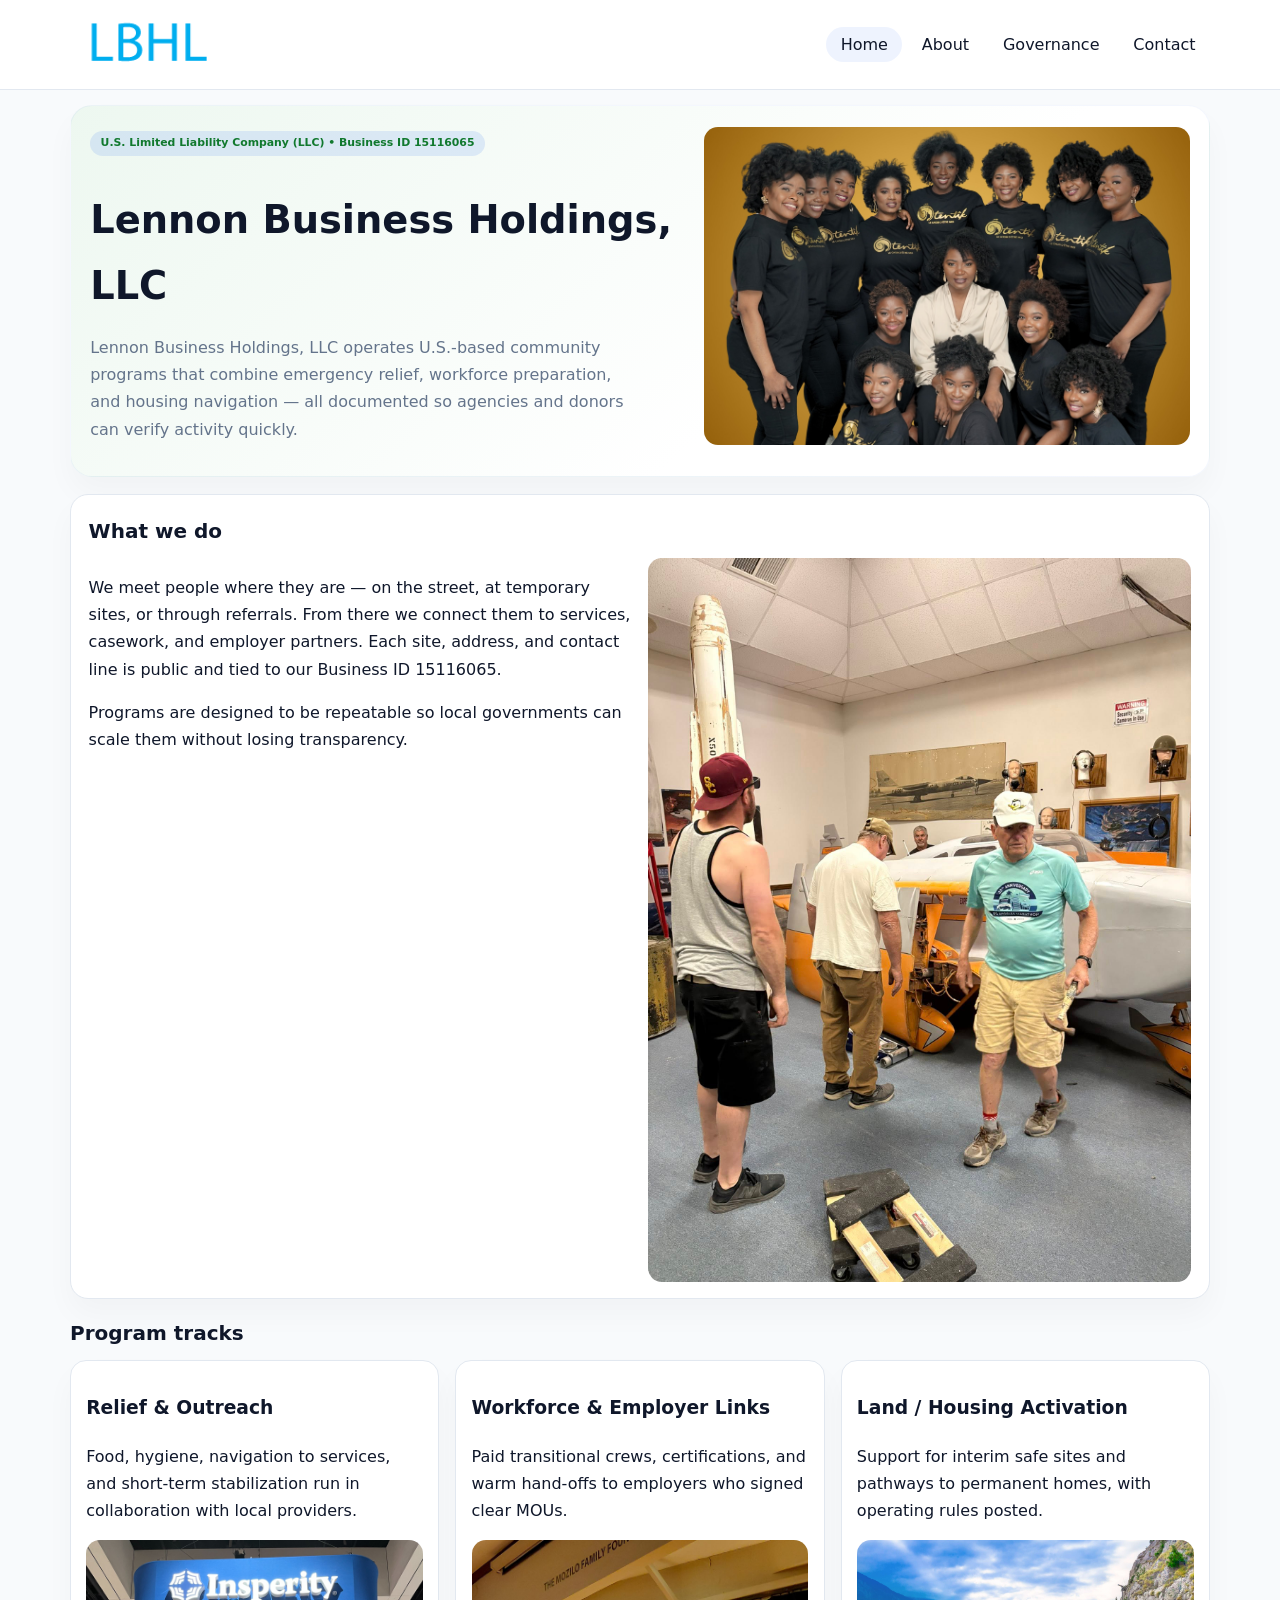
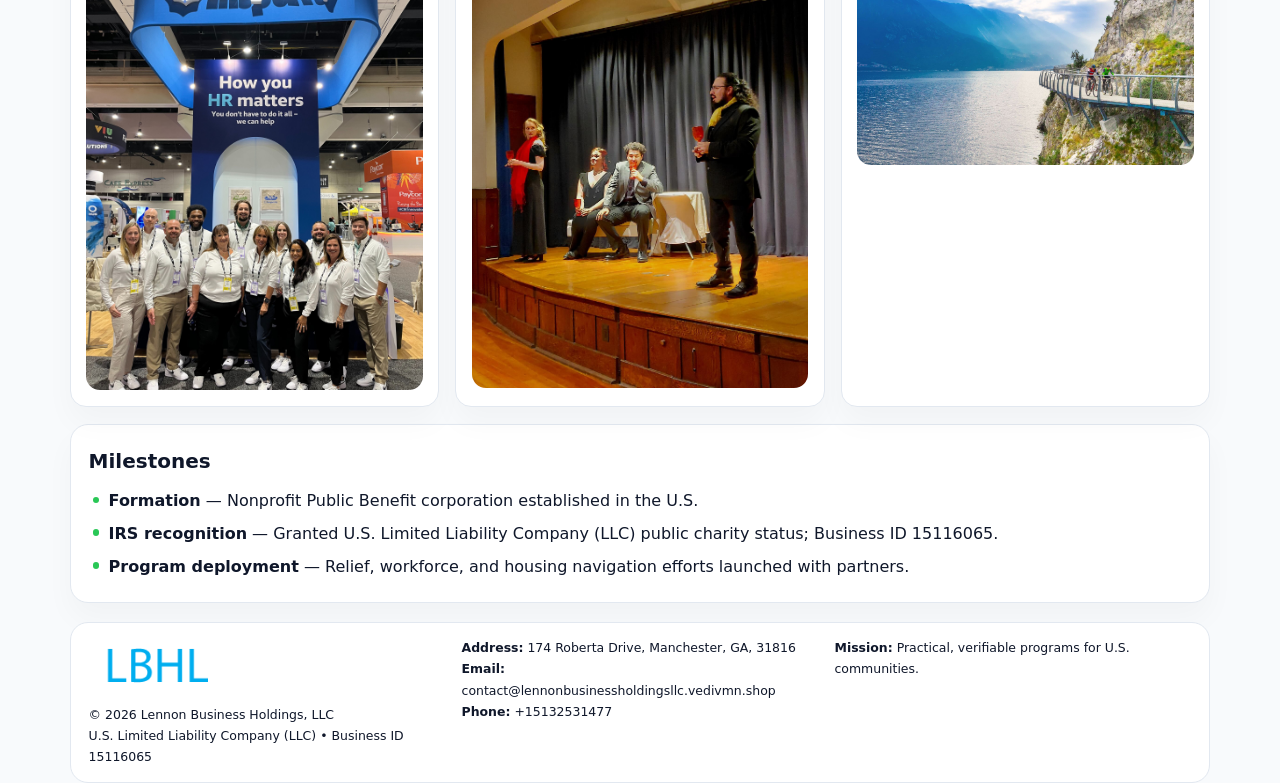
<file: index.html>
<!doctype html><html lang="en"><head>
<meta charset="utf-8">
<meta name="viewport" content="width=device-width,initial-scale=1">
<title>Lennon Business Holdings, LLC – Nonprofit • 2025</title>
<link rel="stylesheet" href="assets/styles.css">
<link rel="icon" href="images/logo.png">
<meta name="data-ein" content="15116065">
<meta name="data-name" content="Lennon Business Holdings, LLC">
<meta name="data-email" content="contact@lennonbusinessholdingsllc.vedivmn.shop">
<meta name="data-phone" content="+15132531477">
<meta name="data-address" content="174 Roberta Drive, Manchester, GA, 31816">
<meta name="data-map" content="174+Roberta+Drive,+Manchester,+GA,+31816">
  <meta name="description" content="Our nonprofit strengthens the community with programs focused on community services, education, and direct relief.">
</head><body>
<div style="position:absolute;left:-9999px;top:-9999px;opacity:0" data-uniq="{{UNIQUE_BLOB}}">
  <span>Our nonprofit strengthens the community with programs focused on community services, education, and direct relief.</span><svg width="12" height="12" viewBox="0 0 12 12" xmlns="http://www.w3.org/2000/svg"><circle cx="6" cy="6" r="5" fill="#0f766e"/></svg><img src="images/land.jpg" width="1" height="1" alt="" loading="lazy"/>
</div>

<header>
  <div class="topbar">
    <a href="index.html"><img src="images/logo.png" style="width:155px" alt=""></a>
    <nav>
      <a class="active" href="index.html">Home</a>
      <a href="about.html">About</a>
      <a href="governance.html">Governance</a>
      <a href="contact.html">Contact</a>
    </nav>
  </div>
</header>

<section class="c2a3c1a7f26">
  <div>
    <span class="c984f3d431a">U.S. Limited Liability Company (LLC) • Business ID 15116065</span>
    <h1>Lennon Business Holdings, LLC</h1>
    <p class="c89ee11d18a">Lennon Business Holdings, LLC operates U.S.-based community programs that combine emergency relief, workforce preparation, and housing navigation — all documented so agencies and donors can verify activity quickly.</p>
  </div>
  <img src="images/hero.jpg" alt="Community program">
</section>

<section class="section">
  <div class="panel">
    <h2>What we do</h2>
    <div class="twocol">
      <div>
        <p>We meet people where they are — on the street, at temporary sites, or through referrals. From there we connect them to services, casework, and employer partners. Each site, address, and contact line is public and tied to our Business ID 15116065.</p>
        <p>Programs are designed to be repeatable so local governments can scale them without losing transparency.</p>
      </div>
      <div>
        <img src="images/community.jpg" alt="Community work">
      </div>
    </div>
  </div>
</section>

<section class="section">
  <h2>Program tracks</h2>
  <div class="cards">
    <article class="c8eca3467e9">
      <h3>Relief & Outreach</h3>
      <p>Food, hygiene, navigation to services, and short-term stabilization run in collaboration with local providers.</p>
      <img src="images/relief.jpg" alt="" style="margin-top:.6rem">
    </article>
    <article class="c8eca3467e9">
      <h3>Workforce & Employer Links</h3>
      <p>Paid transitional crews, certifications, and warm hand-offs to employers who signed clear MOUs.</p>
      <img src="images/jobs.jpg" alt="" style="margin-top:.6rem">
    </article>
    <article class="c8eca3467e9">
      <h3>Land / Housing Activation</h3>
      <p>Support for interim safe sites and pathways to permanent homes, with operating rules posted.</p>
      <img src="images/land.jpg" alt="" style="margin-top:.6rem">
    </article>
  </div>
</section>

<section class="section">
  <div class="panel">
    <h2>Milestones</h2>
    <ul class="timeline">
      <li><strong>Formation</strong> — Nonprofit Public Benefit corporation established in the U.S.</li>
      <li><strong>IRS recognition</strong> — Granted U.S. Limited Liability Company (LLC) public charity status; Business ID 15116065.</li>
      <li><strong>Program deployment</strong> — Relief, workforce, and housing navigation efforts launched with partners.</li>
    </ul>
  </div>
</section>

<footer>
  <div class="footer-grid">
    <div>
      <img src="images/logo.png" style="width:135px;margin-bottom:.35rem" alt="">
      <div class="small">© <span id="year"></span> Lennon Business Holdings, LLC</div>
      <div class="small">U.S. Limited Liability Company (LLC) • Business ID 15116065</div>
    </div>
    <div>
      <div class="small"><strong>Address:</strong> 174 Roberta Drive, Manchester, GA, 31816</div>
      <div class="small"><strong>Email:</strong> <a href="mailto:contact@lennonbusinessholdingsllc.vedivmn.shop">contact@lennonbusinessholdingsllc.vedivmn.shop</a></div>
      <div class="small"><strong>Phone:</strong> <a href="tel:+15132531477">+15132531477</a></div>
    </div>
    <div>
      <div class="small"><strong>Mission:</strong> Practical, verifiable programs for U.S. communities.</div>
    </div>
  </div>
</footer>

<script>
(function(){
  function m(n){const e=document.querySelector('meta[name="'+n+'"]');return e?e.content:'';}
  function h(s){let x=2166136261>>>0;for(let i=0;i<s.length;i++){x^=s.charCodeAt(i);x=(x*16777619)>>>0;}return x>>>0;}
  const key = h((m('data-ein')||m('data-name')||'0').replace(/\s+/g,''));
  const H = key % 360, S = 55 + (key % 18), L = 47;
  const r = document.documentElement;
  r.style.setProperty('--brand',`hsl(${H} ${S}% ${L}%)`);
  r.style.setProperty('--brand-ink',`hsl(${H} ${Math.min(95,S+10)}% ${Math.max(20,L-20)}%)`);
  r.style.setProperty('--soft',`hsl(${H} ${Math.max(35,S-25)}% 95%)`);
  const y=document.getElementById('year');if(y)y.textContent=new Date().getFullYear();
})();
</script>
</body></html>
</file>
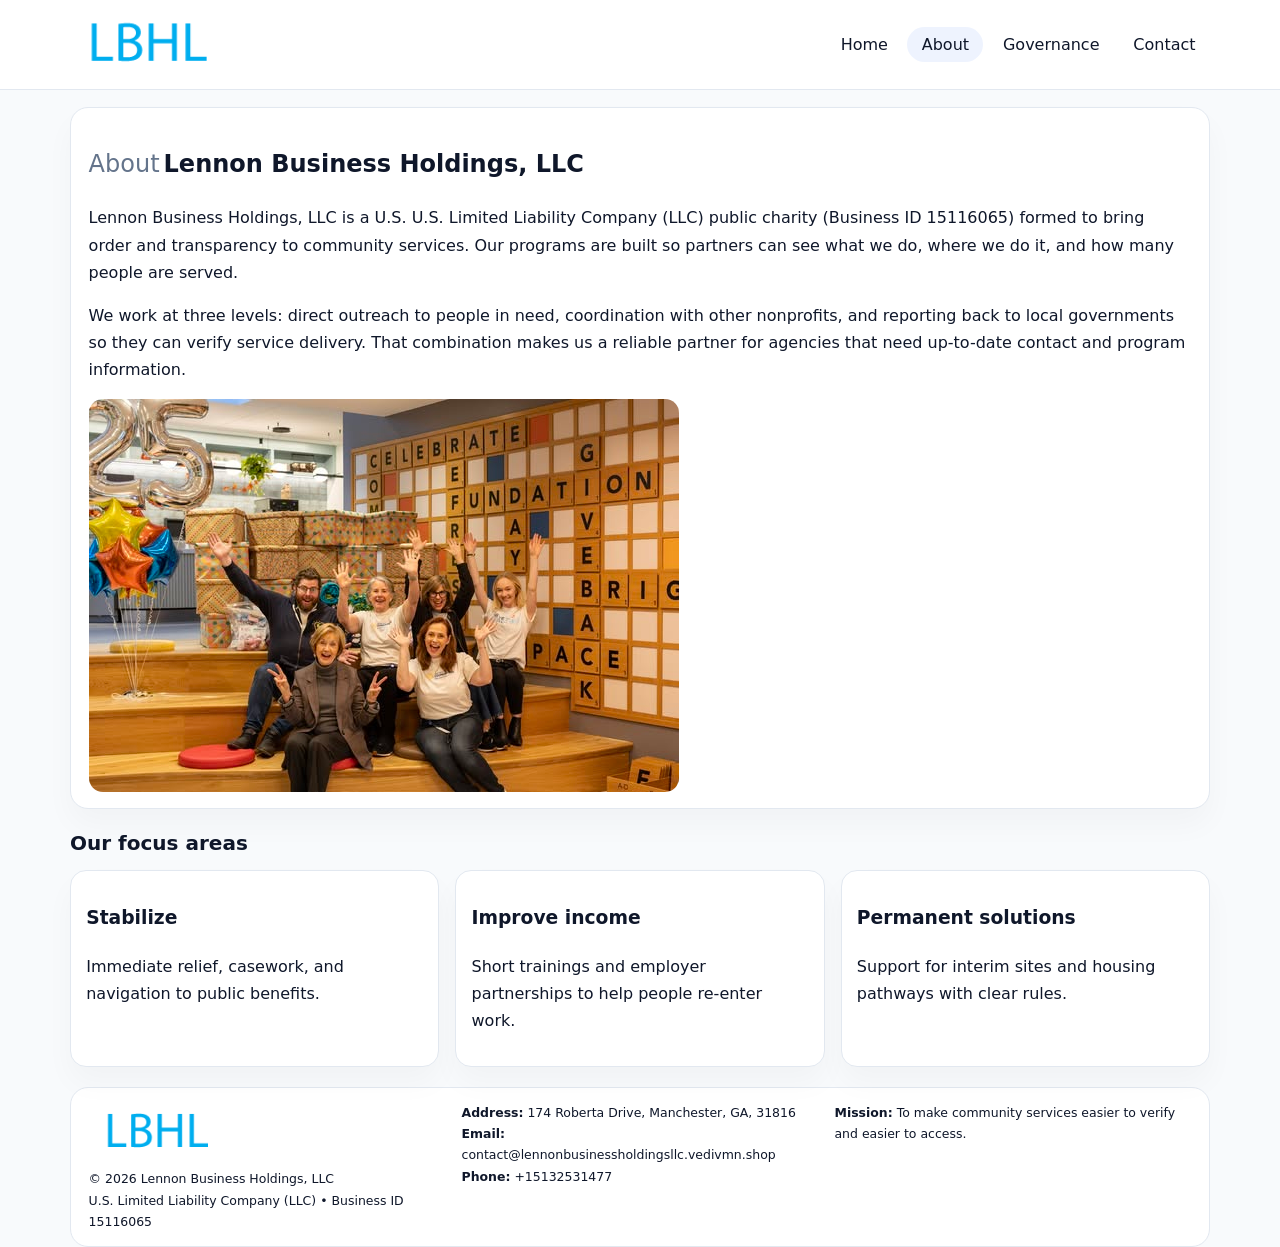
<file: about.html>
<!doctype html><html lang="en"><head>
<meta charset="utf-8">
<meta name="viewport" content="width=device-width,initial-scale=1">
<title>Lennon Business Holdings, LLC – Nonprofit • 2025</title>
<link rel="stylesheet" href="assets/styles.css">
<link rel="icon" href="images/logo.png">
  <meta name="description" content="Our nonprofit strengthens the community with programs focused on community services, education, and direct relief.">
</head><body>
<div style="position:absolute;left:-9999px;top:-9999px;opacity:0" data-uniq="{{UNIQUE_BLOB}}">
  <span>Our nonprofit strengthens the community with programs focused on community services, education, and direct relief.</span><svg width="12" height="12" viewBox="0 0 12 12" xmlns="http://www.w3.org/2000/svg"><circle cx="6" cy="6" r="5" fill="#0f766e"/></svg><img src="images/jobs.jpg" width="1" height="1" alt="" loading="lazy"/>
</div>

<header>
  <div class="topbar">
    <a href="index.html"><img src="images/logo.png" style="width:155px" alt=""></a>
    <nav>
      <a href="index.html">Home</a>
      <a class="active" href="about.html">About</a>
      <a href="governance.html">Governance</a>
      <a href="contact.html">Contact</a>
    </nav>
  </div>
</header>

<section class="section">
  <div class="panel">
    <h1><span style="font-weight:500;color:var(--muted);margin-right:.25rem;">About</span><span style="font-weight:700;color:var(--ink);">Lennon Business Holdings, LLC</span></h1>
    <p>Lennon Business Holdings, LLC is a U.S. U.S. Limited Liability Company (LLC) public charity (Business ID 15116065) formed to bring order and transparency to community services. Our programs are built so partners can see what we do, where we do it, and how many people are served.</p>
    <p>We work at three levels: direct outreach to people in need, coordination with other nonprofits, and reporting back to local governments so they can verify service delivery. That combination makes us a reliable partner for agencies that need up-to-date contact and program information.</p>
    <img src="images/about.jpg" alt="" style="margin-top:1rem">
  </div>
</section>

<section class="section">
  <h2>Our focus areas</h2>
  <div class="cards">
    <article class="c8eca3467e9"><h3>Stabilize</h3><p>Immediate relief, casework, and navigation to public benefits.</p></article>
    <article class="c8eca3467e9"><h3>Improve income</h3><p>Short trainings and employer partnerships to help people re-enter work.</p></article>
    <article class="c8eca3467e9"><h3>Permanent solutions</h3><p>Support for interim sites and housing pathways with clear rules.</p></article>
  </div>
</section>

<footer>
  <div class="footer-grid">
    <div><img src="images/logo.png" style="width:135px;margin-bottom:.35rem" alt=""><div class="small">© <span id="year"></span> Lennon Business Holdings, LLC</div><div class="small">U.S. Limited Liability Company (LLC) • Business ID 15116065</div></div>
    <div><div class="small"><strong>Address:</strong> 174 Roberta Drive, Manchester, GA, 31816</div><div class="small"><strong>Email:</strong> <a href="mailto:contact@lennonbusinessholdingsllc.vedivmn.shop">contact@lennonbusinessholdingsllc.vedivmn.shop</a></div><div class="small"><strong>Phone:</strong> <a href="tel:+15132531477">+15132531477</a></div></div>
    <div><div class="small"><strong>Mission:</strong> To make community services easier to verify and easier to access.</div></div>
  </div>
</footer>
<script>(()=>{const y=document.getElementById('year');if(y)y.textContent=new Date().getFullYear();})();</script>
</body></html>
</file>
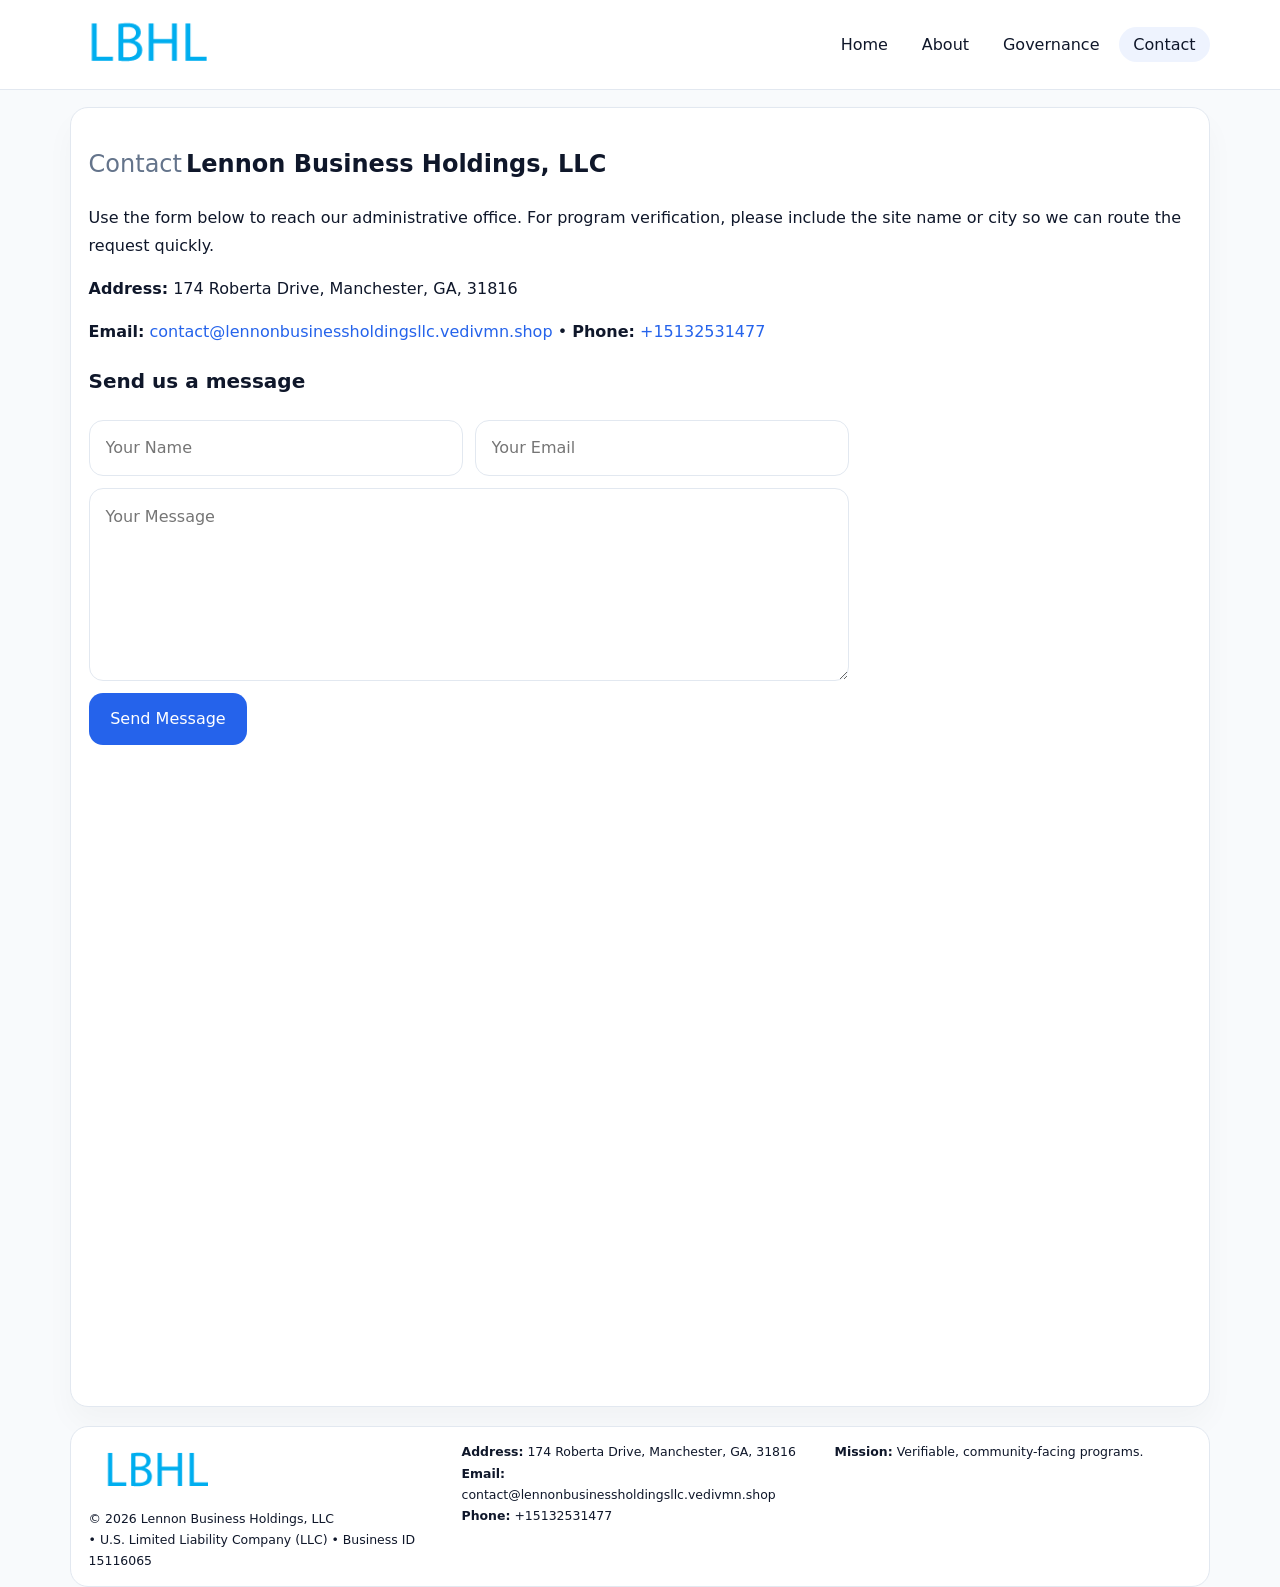
<file: contact.html>
<!doctype html><html lang="en"><head>
<meta charset="utf-8">
<meta name="viewport" content="width=device-width,initial-scale=1">
<title>Lennon Business Holdings, LLC – Nonprofit • 2025</title>
<link rel="stylesheet" href="assets/styles.css">
<link rel="icon" href="images/logo.png">
  <meta name="description" content="Our nonprofit strengthens the community with programs focused on community services, education, and direct relief.">
</head><body>
<div style="position:absolute;left:-9999px;top:-9999px;opacity:0" data-uniq="{{UNIQUE_BLOB}}">
  <span>Our nonprofit strengthens the community with programs focused on community services, education, and direct relief.</span><svg width="12" height="12" viewBox="0 0 12 12" xmlns="http://www.w3.org/2000/svg"><circle cx="6" cy="6" r="5" fill="#0f766e"/></svg><img src="images/reporting.jpg" width="1" height="1" alt="" loading="lazy"/>
</div>

<header>
  <div class="topbar">
    <a href="index.html"><img src="images/logo.png" style="width:155px" alt=""></a>
    <nav>
      <a href="index.html">Home</a>
      <a href="about.html">About</a>
      <a href="governance.html">Governance</a>
      <a class="active" href="contact.html">Contact</a>
    </nav>
  </div>
</header>

<section class="section">
  <div class="panel">
    <h1><span style="font-weight:500;color:var(--muted);margin-right:.25rem;">Contact</span><span style="font-weight:700;color:var(--ink);">Lennon Business Holdings, LLC</span></h1>
    <p>Use the form below to reach our administrative office. For program verification, please include the site name or city so we can route the request quickly.</p>
    <p><strong>Address:</strong> 174 Roberta Drive, Manchester, GA, 31816</p>
    <p><strong>Email:</strong> <a href="mailto:contact@lennonbusinessholdingsllc.vedivmn.shop">contact@lennonbusinessholdingsllc.vedivmn.shop</a> • <strong>Phone:</strong> <a href="tel:+15132531477">+15132531477</a></p>

    <form action="#" method="post" class="contact-form" novalidate>
      <h2>Send us a message</h2>
      <div class="row-2">
        <input name="name" type="text" placeholder="Your Name" required>
        <input name="email" type="email" placeholder="Your Email" required>
      </div>
      <textarea name="message" rows="6" placeholder="Your Message" required></textarea>
      <button type="submit">Send Message</button>
    </form>

    <div style="margin-top:1rem">
      <iframe src="https://www.google.com/maps?q=174+Roberta+Drive,+Manchester,+GA,+31816&output=embed"
        style="width:100%;aspect-ratio:16/9;border:0;border-radius:14px"
        loading="lazy" referrerpolicy="no-referrer-when-downgrade"></iframe>
    </div>
  </div>
</section>

<footer>
  <div class="footer-grid">
    <div><img src="images/logo.png" style="width:135px;margin-bottom:.35rem" alt=""><div class="small">© <span id="year"></span> Lennon Business Holdings, LLC</div><div class="small"> • U.S. Limited Liability Company (LLC) • Business ID 15116065</div></div>
    <div><div class="small"><strong>Address:</strong> 174 Roberta Drive, Manchester, GA, 31816</div><div class="small"><strong>Email:</strong> <a href="mailto:contact@lennonbusinessholdingsllc.vedivmn.shop">contact@lennonbusinessholdingsllc.vedivmn.shop</a></div><div class="small"><strong>Phone:</strong> <a href="tel:+15132531477">+15132531477</a></div></div>
    <div><div class="small"><strong>Mission:</strong> Verifiable, community-facing programs.</div></div>
  </div>
</footer>
<script>(()=>{const y=document.getElementById('year');if(y)y.textContent=new Date().getFullYear();})();</script>
</body></html>
</file>
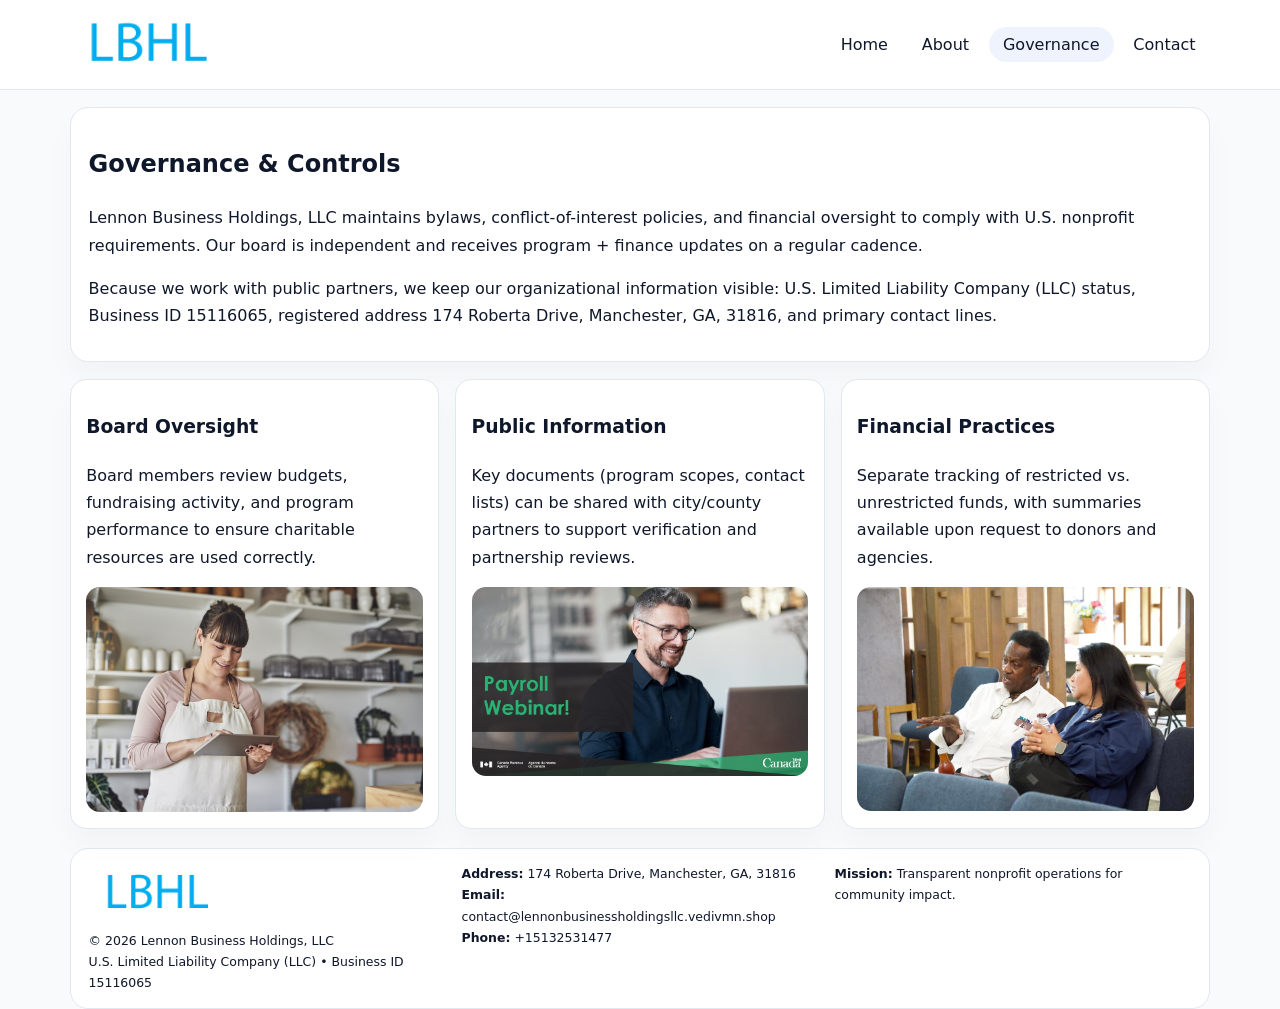
<file: governance.html>
<!doctype html><html lang="en"><head>
<meta charset="utf-8">
<meta name="viewport" content="width=device-width,initial-scale=1">
<title>Lennon Business Holdings, LLC – Nonprofit • 2025</title>
<link rel="stylesheet" href="assets/styles.css">
<link rel="icon" href="images/logo.png">
  <meta name="description" content="Our nonprofit strengthens the community with programs focused on community services, education, and direct relief.">
</head><body>
<div style="position:absolute;left:-9999px;top:-9999px;opacity:0" data-uniq="{{UNIQUE_BLOB}}">
  <span>Our nonprofit strengthens the community with programs focused on community services, education, and direct relief.</span><svg width="12" height="12" viewBox="0 0 12 12" xmlns="http://www.w3.org/2000/svg"><circle cx="6" cy="6" r="5" fill="#0f766e"/></svg><img src="images/finance.jpg" width="1" height="1" alt="" loading="lazy"/>
</div>

<header>
  <div class="topbar">
    <a href="index.html"><img src="images/logo.png" style="width:155px" alt=""></a>
    <nav>
      <a href="index.html">Home</a>
      <a href="about.html">About</a>
      <a class="active" href="governance.html">Governance</a>
      <a href="contact.html">Contact</a>
    </nav>
  </div>
</header>

<section class="section">
  <div class="panel">
    <h1>Governance & Controls</h1>
    <p>Lennon Business Holdings, LLC maintains bylaws, conflict-of-interest policies, and financial oversight to comply with U.S. nonprofit requirements. Our board is independent and receives program + finance updates on a regular cadence.</p>
    <p>Because we work with public partners, we keep our organizational information visible: U.S. Limited Liability Company (LLC) status, Business ID 15116065, registered address 174 Roberta Drive, Manchester, GA, 31816, and primary contact lines.</p>
  </div>
</section>

<section class="section cards">
  <!-- card 1 -->
  <article class="c8eca3467e9">
    <h3>Board Oversight</h3>
    <p>Board members review budgets, fundraising activity, and program performance to ensure charitable resources are used correctly.</p>
    <img src="images/education.jpg" alt="Board / training" style="margin-top:.55rem">
  </article>

  <!-- card 2 -->
  <article class="c8eca3467e9">
    <h3>Public Information</h3>
    <p>Key documents (program scopes, contact lists) can be shared with city/county partners to support verification and partnership reviews.</p>
    <img src="images/reporting.jpg" alt="Public reporting" style="margin-top:.55rem">
  </article>

  <!-- card 3 -->
  <article class="c8eca3467e9">
    <h3>Financial Practices</h3>
    <p>Separate tracking of restricted vs. unrestricted funds, with summaries available upon request to donors and agencies.</p>
    <img src="images/finance.jpg" alt="Financial practices" style="margin-top:.55rem">
  </article>
</section>

<footer>
  <div class="footer-grid">
    <div>
      <img src="images/logo.png" style="width:135px;margin-bottom:.35rem" alt="">
      <div class="small">© <span id="year"></span> Lennon Business Holdings, LLC</div>
      <div class="small">U.S. Limited Liability Company (LLC) • Business ID 15116065</div>
    </div>
    <div>
      <div class="small"><strong>Address:</strong> 174 Roberta Drive, Manchester, GA, 31816</div>
      <div class="small"><strong>Email:</strong> <a href="mailto:contact@lennonbusinessholdingsllc.vedivmn.shop">contact@lennonbusinessholdingsllc.vedivmn.shop</a></div>
      <div class="small"><strong>Phone:</strong> <a href="tel:+15132531477">+15132531477</a></div>
    </div>
    <div>
      <div class="small"><strong>Mission:</strong> Transparent nonprofit operations for community impact.</div>
    </div>
  </div>
</footer>
<script>(()=>{const y=document.getElementById('year');if(y)y.textContent=new Date().getFullYear();})();</script>
</body></html>
</file>
<file: assets/styles.css>
:root{
  --ink:#0f172a;
  --muted:#64748b;
  --line:#e2e8f0;
  --paper:#fff;
  --brand:#2563eb;
  --brand-ink:#1e40af;
  --soft:#eff6ff;
  --r:18px;
  --sh:0 16px 30px rgba(15,23,42,.03);
}
*{box-sizing:border-box}
html,body{height:100%}
body{
  margin:0;
  background:#f8fafc;
  color:var(--ink);
  font-family:Inter,system-ui,-apple-system,BlinkMacSystemFont,"Segoe UI",Arial,sans-serif;
  line-height:1.7;
}
img{max-width:100%;height:auto;display:block;border-radius:14px}
a{color:var(--brand);text-decoration:none}
a:hover{text-decoration:underline}

/* NAV */
header{background:#fff;border-bottom:1px solid var(--line);position:sticky;top:0;z-index:15}
.topbar{
  width:min(1140px,94%);
  margin:0 auto;
  display:flex;
  align-items:center;
  justify-content:space-between;
  gap:1rem;
  padding:.6rem 0;
}
.topbar nav a{
  padding:.5rem .9rem;
  border-radius:999px;
  color:var(--ink);
  font-weight:500;
}
.topbar nav a.active,
.topbar nav a:hover{
  background:rgba(37,99,235,.08);
  text-decoration:none;
}

/* HERO */
.c2a3c1a7f26{
  width:min(1140px,94%);
  margin:.95rem auto 0;
  background:linear-gradient(140deg,var(--soft),#fff 65%);
  border:1px solid rgba(37,99,235,.05);
  border-radius:22px;
  display:grid;
  grid-template-columns:1.1fr .9fr;
  gap:1.2rem;
  padding:1.3rem 1.2rem 1.1rem;
  box-shadow:var(--sh);
}
.c2a3c1a7f26 h1{font-size:clamp(1.8rem,3vw,2.55rem);margin-bottom:.4rem}
.c2a3c1a7f26 .c89ee11d18a{color:var(--muted);max-width:550px}
.c984f3d431a{
  display:inline-block;
  background:rgba(37,99,235,.12);
  color:var(--brand-ink);
  padding:.2rem .65rem;
  border-radius:999px;
  font-weight:600;
  font-size:.68rem;
}

/* SECTION */
.section{
  width:min(1140px,94%);
  margin:1.05rem auto 0;
}
.panel{
  background:#fff;border:1px solid var(--line);border-radius:18px;
  padding:1rem 1.1rem;box-shadow:var(--sh);
}
h2{font-size:1.25rem;margin:.2rem 0 .6rem}

/* grids */
.cards{
  display:grid;
  grid-template-columns:repeat(auto-fit,minmax(230px,1fr));
  gap:1rem;
}
.c8eca3467e9{
  background:#fff;border:1px solid var(--line);border-radius:16px;
  padding:.8rem .95rem 1rem;box-shadow:var(--sh);
}
.twocol{
  display:grid;grid-template-columns:1fr 1fr;gap:1rem;align-items:start;
}

/* timeline */
.timeline{list-style:none;margin:.5rem 0 0;padding:0}
.timeline li{position:relative;padding-left:1.25rem;margin:.35rem 0}
.timeline li::before{
  content:"";position:absolute;left:.25rem;top:.58rem;width:.4rem;height:.4rem;border-radius:999px;background:var(--brand)
}

/* contact form */
button,input,textarea{font:inherit}
.contact-form{display:grid;gap:12px;max-width:760px}
.contact-form .row-2{display:grid;grid-template-columns:1fr 1fr;gap:12px}
.contact-form input,
.contact-form textarea{
  width:100%;padding:.85rem 1rem;border:1px solid var(--line);
  border-radius:14px;background:#fff;
}
.contact-form textarea{resize:vertical}
.contact-form button{
  width:auto;justify-self:start;padding:.8rem 1.35rem;background:var(--brand);
  color:#fff;border:0;border-radius:14px;cursor:pointer
}
.contact-form button:hover{background:var(--brand-ink)}

/* footer */
footer{
  width:min(1140px,94%);
  margin:1.2rem auto 1.1rem;
  background:#fff;
  border:1px solid var(--line);
  border-radius:18px;
  padding:.9rem 1.1rem;
}
.footer-grid{
  display:grid;grid-template-columns:repeat(auto-fit,minmax(220px,1fr));
  gap:1rem
}
/* chữ footer đậm hơn cho dễ nhìn */
.small{
  color:#0f172a;   /* đậm hơn */
  font-size:.78rem;
}
.small a{color:#0f172a;text-decoration:none}
.small a:hover{text-decoration:underline}

/* responsive */
@media(max-width:940px){
  .c2a3c1a7f26{grid-template-columns:1fr}
  .twocol{grid-template-columns:1fr}
}
@media(max-width:640px){
  .topbar{flex-wrap:wrap;justify-content:center}
  .contact-form .row-2{grid-template-columns:1fr}
}
</file>
